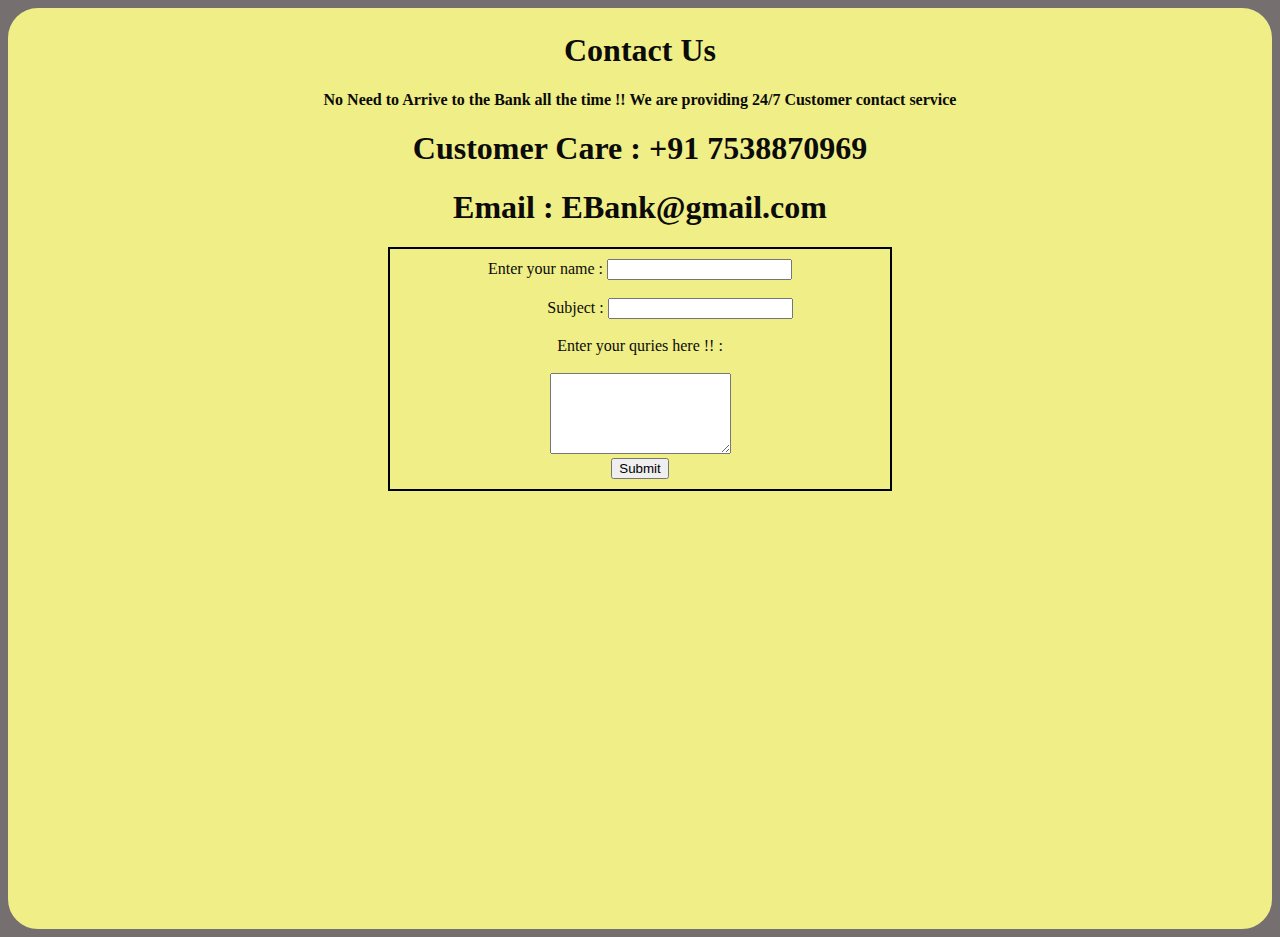
<file: contact.html>
<!DOCTYPE html>
<html lang="en">
  <head>
    <meta charset="UTF-8" />
    <meta http-equiv="X-UA-Compatible" content="IE=edge" />
    <meta name="viewport" content="width=device-width, initial-scale=1.0" />
    <title>Contact - ELITE BANK</title>
    <link rel="stylesheet" href="style3.css" />
  </head>
  <body>
    <center>
      <div id="contact">
        <h1 class="cont1">Contact Us</h1>
        <h4>
          No Need to Arrive to the Bank all the time !! We are providing 24/7
          Customer contact service
        </h4>

        <h1>Customer Care : +91 7538870969</h1>
        <h1>Email : EBank@gmail.com</h1>

        <form class="contact_form" method="post" action="cont.php">
          <div class="cc">
            Enter your name :
            <input type="text" name="cname" id="cn" /><br /><br />
            &nbsp; &nbsp; &nbsp; &nbsp; &nbsp; &nbsp; &nbsp; &nbsp;Subject :
            <input type="text" name="csubject" id="cs" /><br /><br />
            Enter your quries here !! :<br />
            <br /><textarea name="cmessage" rows="5" cols="20"></textarea><br />
            <input type="submit" id="sub" name="sbtn" />
          </div>
        </form>
      </div>
    </center>
  </body>
</html>
</file>
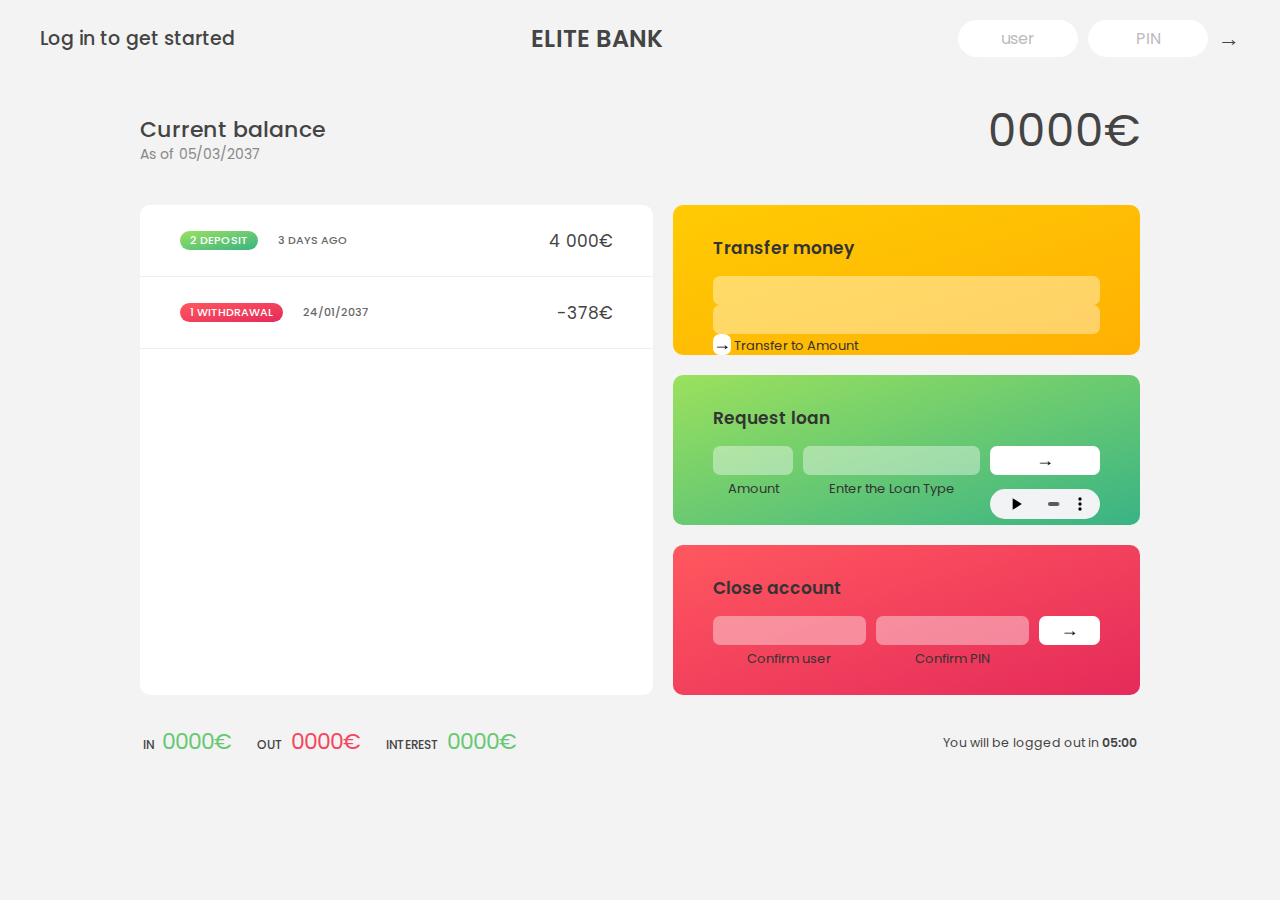
<file: netbank.html>
<!DOCTYPE html>
<html lang="en">
  <head>
    <meta charset="UTF-8" />
    <meta name="viewport" content="width=device-width, initial-scale=1.0" />
    <meta http-equiv="X-UA-Compatible" content="ie=edge" />
    <link rel="shortcut icon" type="image/png" href="/icon.png" />

    <link
      href="https://fonts.googleapis.com/css?family=Poppins:400,500,600&display=swap"
      rel="stylesheet"
    />

    <link rel="stylesheet" href="netbank.css" />
    <title>Bankist</title>
  </head>
  <body>
    <!-- TOP NAVIGATION -->
    <nav>
      <p class="welcome">Log in to get started</p>
      <!-- <img src="logo.png" alt="Logo" class="logo" /> -->
      <h3 class="baname">ELITE BANK</h3>
      <form class="login" method="post" action="login.php">
        <input
          type="text"
          placeholder="user"
          id="user"
          class="login__input login__input--user"
          name="loname"
          required
        />
        <!-- In practice, use type="password" -->
        <input
          type="text"
          placeholder="PIN"
          maxlength="4"
          id="pswrd"
          name="lopin"
          class="login__input login__input--pin"
          required
        />
        <button class="login__btn" onclick="check()">&rarr;</button>
      </form>
    </nav>

    <main class="app">
      <!-- BALANCE -->
      <div class="balance">
        <div>
          <p class="balance__label">Current balance</p>
          <p class="balance__date">
            As of <span class="date">05/03/2037</span>
          </p>
        </div>
        <p class="balance__value" name="balance">0000€</p>
      </div>

      <!-- MOVEMENTS -->
      <div class="movements">
        <div class="movements__row">
          <div class="movements__type movements__type--deposit">2 deposit</div>
          <div class="movements__date">3 days ago</div>
          <div class="movements__value">4 000€</div>
        </div>
        <div class="movements__row">
          <div class="movements__type movements__type--withdrawal">
            1 withdrawal
          </div>
          <div class="movements__date">24/01/2037</div>
          <div class="movements__value">-378€</div>
        </div>
      </div>

      <!-- SUMMARY -->
      <div class="summary">
        <p class="summary__label">In</p>
        <p class="summary__value summary__value--in">0000€</p>
        <p class="summary__label">Out</p>
        <p class="summary__value summary__value--out">0000€</p>
        <p class="summary__label">Interest</p>
        <p class="summary__value summary__value--interest">0000€</p>
        <!-- <button class="btn--sort">&downarrow; SORT</button> -->
      </div>

      <!-- OPERATION: TRANSFERS -->
      <div class="operation operation--transfer">
        <h2>Transfer money</h2>
        <form method="post" action="transaction.php">
          <input type="text" name="user" class="form__input form__input--to" />
          <input
            type="number"
            name="amount"
            class="form__input form__input--amount"
          />
          <button class="form__btn form__btn--transfer">&rarr;</button>

          <label class="form__label">Transfer to</label>
          <label class="form__label">Amount</label>
        </form>
      </div>

      <!-- OPERATION: LOAN -->
      <div class="operation operation--loan">
        <h2>Request loan</h2>
        <form class="form form--loan" method="post" action="loan.php">
          <input
            type="text"
            id="amt"
            class="form__input form__input--loan-amount"
            name="loanamt"
          />
          <input type="text" id="loant" class="form__input1" name="loantype" />

          <button class="form__btn form__btn--loan" onclick="loann()">
            &rarr;
          </button>
          <label id="amtL" class="form__label form__label--loan">Amount</label>
          <label class="form__label form__label--loan"
            >Enter the Loan Type</label
          >
          <audio id="aud" src="LOAN.mpeg" controls></audio>
        </form>
        <!-- <div class="loanB">
          <input type="button" class="l1" value="Educational Loan" />
          <input
            type="button"
            class="l2"
            onclick="per()"
            value="Personal Loan"
          /><br />
          <input
            type="button"
            class="l3"
            onclick="agr()"
            value="Agriculture Loan"
          />
        </div> -->
      </div>

      <!-- OPERATION: CLOSE -->
      <div class="operation operation--close">
        <h2>Close account</h2>
        <form class="form form--close">
          <input type="text" class="form__input form__input--user" />
          <input
            type="password"
            maxlength="6"
            class="form__input form__input--pin"
          />
          <button class="form__btn form__btn--close">&rarr;</button>
          <label class="form__label">Confirm user</label>
          <label class="form__label">Confirm PIN</label>
        </form>
      </div>

      <!-- LOGOUT TIMER -->
      <p class="logout-timer">
        You will be logged out in <span class="timer">05:00</span>
      </p>
    </main>

    <!-- <footer>
      &copy; by Jonas Schmedtmann. Don't claim as your own :)
    </footer> -->

    <script src="script2.js"></script>
  </body>
</html>
</file>
<file: style3.css>
body {
  background-color: rgb(117, 111, 111);
}

#contact {
  height: 100vh;
  /* margin-top: 90px; */
  background-color: rgb(240, 238, 134);
  color: rgb(11, 11, 11);
  border: 3px solid rgb(240, 238, 134);
  border-radius: 30px;
  padding-bottom: 15px;
}

.cc {
  border: 2px solid black;
  width: 500px;
  height: 240px;
}

#cn {
  margin-top: 10px;
}
</file>
<file: netbank.css>
/*
 * Use this CSS to learn some intersting techniques,
 * in case you're wondering how I built the UI.
 * Have fun! 😁
 */

* {
  margin: 0;
  padding: 0;
  box-sizing: inherit;
}

html {
  font-size: 62.5%;
  box-sizing: border-box;
}

body {
  font-family: "Poppins", sans-serif;
  color: #444;
  background-color: #f3f3f3;
  height: 100vh;
  padding: 2rem;
}

nav {
  display: flex;
  justify-content: space-between;
  align-items: center;
  padding: 0 2rem;
}

.baname {
  font-size: 24px;
  font-weight: 600;
}

.welcome {
  font-size: 1.9rem;
  font-weight: 500;
}

.logo {
  height: 5.25rem;
}

.login {
  display: flex;
}

.login__input {
  border: none;
  padding: 0.5rem 2rem;
  font-size: 1.6rem;
  font-family: inherit;
  text-align: center;
  width: 12rem;
  border-radius: 10rem;
  margin-right: 1rem;
  color: inherit;
  border: 1px solid #fff;
  transition: all 0.3s;
}

.login__input:focus {
  outline: none;
  border: 1px solid #ccc;
}

.login__input::placeholder {
  color: #bbb;
}

.login__btn {
  border: none;
  background: none;
  font-size: 2.2rem;
  color: inherit;
  cursor: pointer;
  transition: all 0.3s;
}

.login__btn:hover,
.login__btn:focus,
.btn--sort:hover,
.btn--sort:focus {
  outline: none;
  color: #777;
}

/* MAIN */
.app {
  position: relative;
  max-width: 100rem;
  margin: 4rem auto;
  display: grid;
  grid-template-columns: 4fr 3fr;
  grid-template-rows: auto repeat(3, 15rem) auto;
  gap: 2rem;

  /* NOTE This creates the fade in/out anumation */
  /* opacity: 0;
  transition: all 1s; */
}

.balance {
  grid-column: 1 / span 2;
  display: flex;
  align-items: flex-end;
  justify-content: space-between;
  margin-bottom: 2rem;
}

.balance__label {
  font-size: 2.2rem;
  font-weight: 500;
  margin-bottom: -0.2rem;
}

.balance__date {
  font-size: 1.4rem;
  color: #888;
}

.balance__value {
  font-size: 4.5rem;
  font-weight: 400;
}

/* MOVEMENTS */
.movements {
  grid-row: 2 / span 3;
  background-color: #fff;
  border-radius: 1rem;
  overflow: scroll;
}

.movements__row {
  padding: 2.25rem 4rem;
  display: flex;
  align-items: center;
  border-bottom: 1px solid #eee;
}

.movements__type {
  font-size: 1.1rem;
  text-transform: uppercase;
  font-weight: 500;
  color: #fff;
  padding: 0.1rem 1rem;
  border-radius: 10rem;
  margin-right: 2rem;
}

.movements__date {
  font-size: 1.1rem;
  text-transform: uppercase;
  font-weight: 500;
  color: #666;
}

.movements__type--deposit {
  background-image: linear-gradient(to top left, #39b385, #9be15d);
}

.movements__type--withdrawal {
  background-image: linear-gradient(to top left, #e52a5a, #ff585f);
}

.movements__value {
  font-size: 1.7rem;
  margin-left: auto;
}

/* SUMMARY */
.summary {
  grid-row: 5 / 6;
  display: flex;
  align-items: baseline;
  padding: 0 0.3rem;
  margin-top: 1rem;
}

.summary__label {
  font-size: 1.2rem;
  font-weight: 500;
  text-transform: uppercase;
  margin-right: 0.8rem;
}

.summary__value {
  font-size: 2.2rem;
  margin-right: 2.5rem;
}

.summary__value--in,
.summary__value--interest {
  color: #66c873;
}

.summary__value--out {
  color: #f5465d;
}

.btn--sort {
  margin-left: auto;
  border: none;
  background: none;
  font-size: 1.3rem;
  font-weight: 500;
  cursor: pointer;
}

/* OPERATIONS */
.operation {
  border-radius: 1rem;
  padding: 3rem 4rem;
  color: #333;
}

.operation--transfer {
  background-image: linear-gradient(to top left, #ffb003, #ffcb03);
}

.operation--loan {
  background-image: linear-gradient(to top left, #39b385, #9be15d);
}

.operation--close {
  background-image: linear-gradient(to top left, #e52a5a, #ff585f);
}

h2 {
  margin-bottom: 1.5rem;
  font-size: 1.7rem;
  font-weight: 600;
  color: #333;
}

.form {
  display: grid;
  grid-template-columns: 2.5fr 2.5fr 1fr;
  grid-template-rows: auto auto;
  gap: 0.4rem 1rem;
}

/* Exceptions for interst */
.form.form--loan {
  grid-template-columns: 2.5fr 1fr 2.5fr;
}
.form__label--loan {
  grid-row: 2;
}
/* End exceptions */

.form__input {
  width: 100%;
  border: none;
  background-color: rgba(255, 255, 255, 0.4);
  font-family: inherit;
  font-size: 1.5rem;
  text-align: center;
  color: #333;
  padding: 0.3rem 1rem;
  border-radius: 0.7rem;
  transition: all 0.3s;
}

.form__input:focus {
  outline: none;
  background-color: rgba(255, 255, 255, 0.6);
}

.form__label {
  font-size: 1.3rem;
  text-align: center;
}

.form__btn {
  border: none;
  border-radius: 0.7rem;
  font-size: 1.8rem;
  background-color: #fff;
  cursor: pointer;
  transition: all 0.3s;
}

.form__btn:focus {
  outline: none;
  background-color: rgba(255, 255, 255, 0.8);
}

.logout-timer {
  padding: 0 0.3rem;
  margin-top: 1.9rem;
  text-align: right;
  font-size: 1.25rem;
}

.timer {
  font-weight: 600;
}

/* // Loan */

/* .l2 {
  margin-left: 100px;
} */
/* 
.loanB {
  display: flex;
  margin-top: 5px;
  cursor: pointer;
}

.l1,
.l2,
.l3 {
  padding: 3px 3px;
  border-radius: 5px;
  border: none;
}

.l2,
.l3 {
  margin-left: 5px;
} */

#loant {
  background-color: rgba(255, 255, 255, 0.4);
  border: none;
  border-radius: 0.7rem;
  transition: all 0.3s;
}

.form__input1:focus {
  outline: none;
  background-color: rgba(255, 255, 255, 0.6);
}

/* amt */

#amtL {
  width: 80px;
}

#aud {
  margin-top: 10px;
  width: 110px;
  height: 30px;
}
</file>
